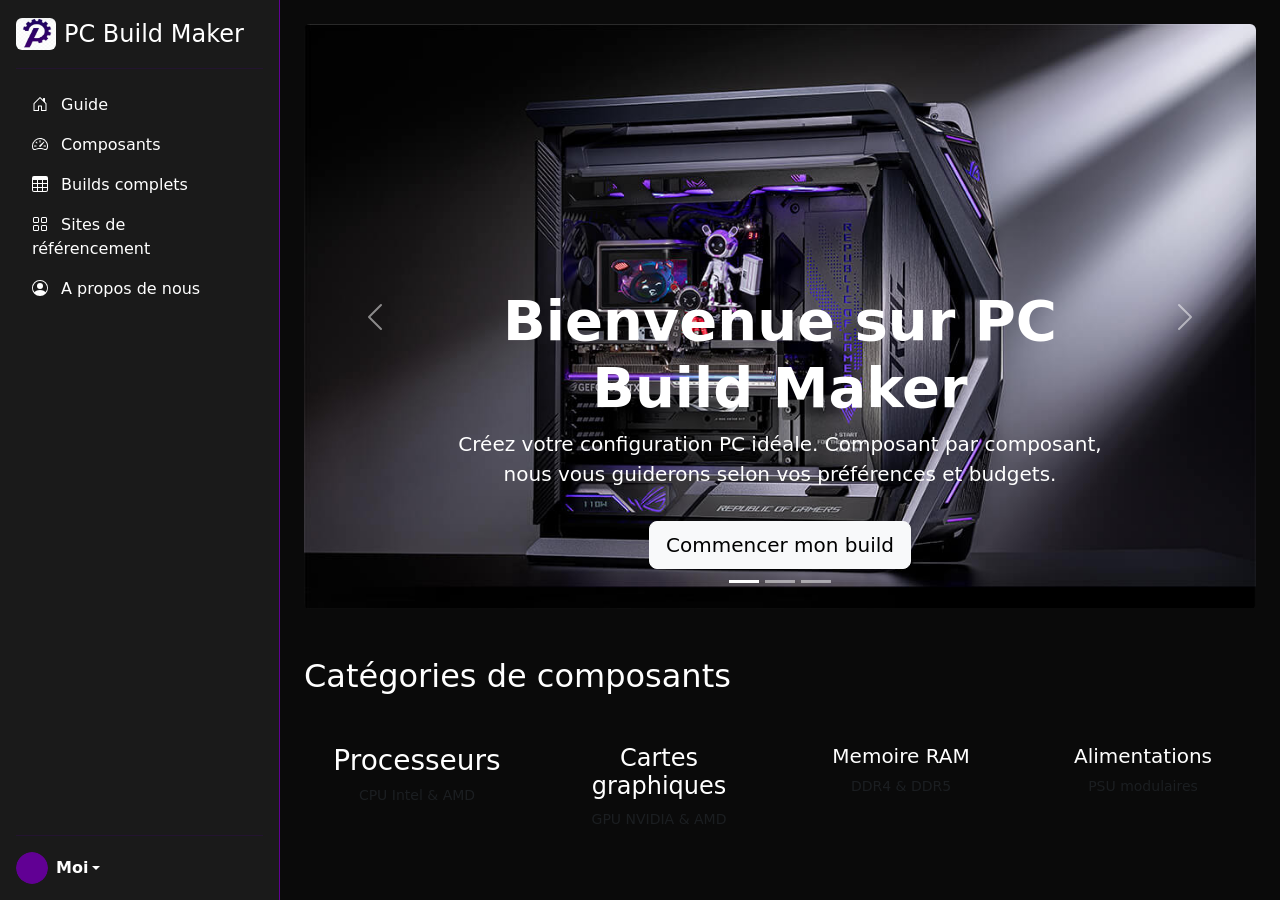
<file: index.html>
<!DOCTYPE html>
<html lang="fr">
<head>
    <meta charset="UTF-8">
    <meta name="viewport" content="width=device-width, initial-scale=1">
    <title>PCBuild Maker - Page d'accueil</title>
    <link rel="stylesheet" href="./css/index.css">
    <link href="https://cdn.jsdelivr.net/npm/bootstrap@5.2.1/dist/css/bootstrap.min.css" rel="stylesheet" integrity="sha384-iYQeCzEYFbKjA/T2uDLTpkwGzCiq6soy8tYaI1GyVh/UjpbCx/TYkiZhlZB6+fzT" crossorigin="anonymous">
    <link rel="icon" href="assets/images/logo.png" type="image/png">
</head>
<body>
    <svg xmlns="http://www.w3.org/2000/svg" style="display: none;">
        <symbol id="home" viewBox="0 0 16 16">
            <path d="M8.354 1.146a.5.5 0 0 0-.708 0l-6 6A.5.5 0 0 0 1.5 7.5v7a.5.5 0 0 0 .5.5h4.5a.5.5 0 0 0 .5-.5v-4h2v4a.5.5 0 0 0 .5.5H14a.5.5 0 0 0 .5-.5v-7a.5.5 0 0 0-.146-.354L13 5.793V2.5a.5.5 0 0 0-.5-.5h-1a.5.5 0 0 0-.5.5v1.293L8.354 1.146zM2.5 14V7.707l5.5-5.5 5.5 5.5V14H10v-4a.5.5 0 0 0-.5-.5h-3a.5.5 0 0 0-.5.5v4H2.5z"/>
        </symbol>
        <symbol id="speedometer2" viewBox="0 0 16 16">
            <path d="M8 4a.5.5 0 0 1 .5.5V6a.5.5 0 0 1-1 0V4.5A.5.5 0 0 1 8 4zM3.732 5.732a.5.5 0 0 1 .707 0l.915.914a.5.5 0 1 1-.708.708l-.914-.915a.5.5 0 0 1 0-.707zM2 10a.5.5 0 0 1 .5-.5h1.586a.5.5 0 0 1 0 1H2.5A.5.5 0 0 1 2 10zm9.5 0a.5.5 0 0 1 .5-.5h1.5a.5.5 0 0 1 0 1H12a.5.5 0 0 1-.5-.5zm.754-4.246a.389.389 0 0 0-.527-.02L7.547 9.31a.91.91 0 1 0 1.302 1.258l3.434-4.297a.389.389 0 0 0-.029-.518z"/>
            <path fill-rule="evenodd" d="M0 10a8 8 0 1 1 15.547 2.661c-.442 1.253-1.845 1.602-2.932 1.25C11.309 13.488 9.475 13 8 13c-1.474 0-3.31.488-4.615.911-1.087.352-2.49.003-2.932-1.25A7.988 7.988 0 0 1 0 10zm8-7a7 7 0 0 0-6.603 9.329c.203.575.923.876 1.68.63C4.397 12.533 6.358 12 8 12s3.604.532 4.923.96c.757.245 1.477-.056 1.68-.631A7 7 0 0 0 8 3z"/>
        </symbol>
        <symbol id="table" viewBox="0 0 16 16">
            <path d="M0 2a2 2 0 0 1 2-2h12a2 2 0 0 1 2 2v12a2 2 0 0 1-2 2H2a2 2 0 0 1-2-2V2zm15 2h-4v3h4V4zm0 4h-4v3h4V8zm0 4h-4v3h3a1 1 0 0 0 1-1v-2zm-5 3v-3H6v3h4zm-5 0v-3H1v2a1 1 0 0 0 1 1h3zm-4-4h4V8H1v3zm0-4h4V4H1v3zm5-3v3h4V4H6zm4 4H6v3h4V8z"/>
        </symbol>
        <symbol id="people-circle" viewBox="0 0 16 16">
            <path d="M11 6a3 3 0 1 1-6 0 3 3 0 0 1 6 0z"/>
            <path fill-rule="evenodd" d="M0 8a8 8 0 1 1 16 0A8 8 0 0 1 0 8zm8-7a7 7 0 0 0-5.468 11.37C3.242 11.226 4.805 10 8 10s4.757 1.225 5.468 2.37A7 7 0 0 0 8 1z"/>
        </symbol>
        <symbol id="grid" viewBox="0 0 16 16">
            <path d="M1 2.5A1.5 1.5 0 0 1 2.5 1h3A1.5 1.5 0 0 1 7 2.5v3A1.5 1.5 0 0 1 5.5 7h-3A1.5 1.5 0 0 1 1 5.5v-3zM2.5 2a.5.5 0 0 0-.5.5v3a.5.5 0 0 0 .5.5h3a.5.5 0 0 0 .5-.5v-3a.5.5 0 0 0-.5-.5h-3zm6.5.5A1.5 1.5 0 0 1 10.5 1h3A1.5 1.5 0 0 1 15 2.5v3A1.5 1.5 0 0 1 13.5 7h-3A1.5 1.5 0 0 1 9 5.5v-3zm1.5-.5a.5.5 0 0 0-.5.5v3a.5.5 0 0 0 .5.5h3a.5.5 0 0 0 .5-.5v-3a.5.5 0 0 0-.5-.5h-3zM1 10.5A1.5 1.5 0 0 1 2.5 9h3A1.5 1.5 0 0 1 7 10.5v3A1.5 1.5 0 0 1 5.5 15h-3A1.5 1.5 0 0 1 1 13.5v-3zm1.5-.5a.5.5 0 0 0-.5.5v3a.5.5 0 0 0 .5.5h3a.5.5 0 0 0 .5-.5v-3a.5.5 0 0 0-.5-.5h-3zm6.5.5A1.5 1.5 0 0 1 10.5 9h3a1.5 1.5 0 0 1 1.5 1.5v3a1.5 1.5 0 0 1-1.5 1.5h-3A1.5 1.5 0 0 1 9 13.5v-3zm1.5-.5a.5.5 0 0 0-.5.5v3a.5.5 0 0 0 .5.5h3a.5.5 0 0 0 .5-.5v-3a.5.5 0 0 0-.5-.5h-3z"/>
        </symbol>
    </svg>

    <main class="d-flex flex-nowrap">
        <!-- Sidebar -->
        <div class="sidebar d-flex flex-column flex-shrink-0 p-3" style="width: 280px;">
            <a href="./index.html" class="d-flex align-items-center mb-3 mb-md-0 me-md-auto text-white text-decoration-none">
                <img src="./assets/images/logo.png" alt="Logo PC Build Maker" width="40" height="32" class="me-2 rounded">
                <span class="fs-4">PC Build Maker</span>
            </a>
            <hr>
            <ul class="nav nav-pills flex-column mb-auto">
                <li class="nav-item">
                    <a href="./pages/guide.html" class="nav-link" aria-current="page">
                        <svg class="bi pe-none me-2" width="16" height="16"><use xlink:href="#home"/></svg>
                        Guide
                    </a>
                </li>
                <li>
                    <a href="./pages/composants.html" class="nav-link">
                        <svg class="bi pe-none me-2" width="16" height="16"><use xlink:href="#speedometer2"/></svg>
                        Composants
                    </a>
                </li>
                <li>
                    <a href="./pages/builds.html" class="nav-link">
                        <svg class="bi pe-none me-2" width="16" height="16"><use xlink:href="#table"/></svg>
                        Builds complets
                    </a>
                </li>
                <li>
                    <a href="./pages/siteref.html" class="nav-link">
                        <svg class="bi pe-none me-2" width="16" height="16"><use xlink:href="#grid"/></svg>
                        Sites de référencement
                    </a>
                </li>
                <li>
                    <a href="./pages/Apropos.html" class="nav-link">
                        <svg class="bi pe-none me-2" width="16" height="16"><use xlink:href="#people-circle"/></svg>
                        A propos de nous
                    </a>
                </li>
            </ul>
            <hr>
            <div class="dropdown">
                <a href="#" class="d-flex align-items-center text-white text-decoration-none dropdown-toggle" data-bs-toggle="dropdown" aria-expanded="false">
                    <svg width="32" height="32" class="rounded-circle me-2" style="fill: #610094;">
                        <rect width="32" height="32" rx="16"/>
                    </svg>
                    <strong>Moi</strong>
                </a>
                <ul class="dropdown-menu text-small shadow">
                    <li><a class="dropdown-item" href="#">Nouveau projet...</a></li>
                    <li><a class="dropdown-item" href="#">Paramètres</a></li>
                    <li><a class="dropdown-item" href="#">Profil</a></li>
                    <li><hr class="dropdown-divider"></li>
                    <li><a class="dropdown-item" href="#">Se déconnecter</a></li>
                </ul>
            </div>
        </div>
        
         <div class="flex-grow-1 p-4 scrollarea">
             
            <div id="heroCarousel" class="carousel slide mb-5" data-bs-ride="carousel">
                <div class="carousel-indicators">
                    <button type="button" data-bs-target="#heroCarousel" data-bs-slide-to="0" class="active" aria-current="true" aria-label="Slide 1"></button>
                    <button type="button" data-bs-target="#heroCarousel" data-bs-slide-to="1" aria-label="Slide 2"></button>
                    <button type="button" data-bs-target="#heroCarousel" data-bs-slide-to="2" aria-label="Slide 3"></button>
                </div>
                <div class="carousel-inner rounded">
                    <div class="carousel-item active">
                        <img src="assets/images/pc1.jpg" alt="PC Gaming Setup" class="d-block w-100">
                        <div class="carousel-caption">
                            <h1 class="display-4 fw-bold">Bienvenue sur PC Build Maker</h1>
                            <p class="lead">Créez votre configuration PC idéale. Composant par composant, nous vous guiderons selon vos préférences et budgets.</p>
                            <a href="./pages/composants.html" class="btn btn-light btn-lg mt-3">Commencer mon build</a>
                        </div>
                    </div>
                    <div class="carousel-item">
                        <img src="assets/images/pc2.avif" alt="Gaming PC" class="d-block w-100">
                        <div class="carousel-caption">
                            <h1 class="display-4 fw-bold">Gaming Haute Performance</h1>
                            <p class="lead">Découvrez nos configurations optimisées pour le gaming en 1440p et 4K avec les derniers composants.</p>
                             <a href="./pages/builds.html" class="btn btn-light btn-lg mt-3">Voir les builds gaming</a>
                        </div>
                    </div>
                    <div class="carousel-item">
                        <img src="assets/images/pc3.jpg" alt="PC Components" class="d-block w-100">
                        <div class="carousel-caption">
                            <h1 class="display-4 fw-bold">Guides et Conseils</h1>
                            <p class="lead">Profitez de nos guides détaillés pour comprendre chaque composant et faire les meilleurs choix.</p>
                             <a href="./pages/guide.html" class="btn btn-light btn-lg mt-3">Accéder au guide</a>
                        </div>
                    </div>
                </div>
                <button class="carousel-control-prev" type="button" data-bs-target="#heroCarousel" data-bs-slide="prev">
                    <span class="carousel-control-prev-icon" aria-hidden="true"></span>
                    <span class="visually-hidden">Precedent</span>
                </button>
                <button class="carousel-control-next" type="button" data-bs-target="#heroCarousel" data-bs-slide="next">
                    <span class="carousel-control-next-icon" aria-hidden="true"></span>
                    <span class="visually-hidden">Suivant</span>
                </button>
            </div>

            
            <div class="mb-5">
                <h2 class="mb-4">Catégories de composants</h2>
                <div class="row g-3">
                    <div class="col-md-3">
                        <div class="component-card p-4 rounded text-center">
                            <h3>Processeurs</h3>
                            <p class="small text-muted mb-0">CPU Intel & AMD</p>
                        </div>
                    </div>
                    <div class="col-md-3">
                        <div class="component-card p-4 rounded text-center">
                            <h4>Cartes graphiques</h4>
                            <p class="small text-muted mb-0">GPU NVIDIA & AMD</p>
                        </div>
                    </div>
                    <div class="col-md-3">
                        <div class="component-card p-4 rounded text-center">
                            <h5>Memoire RAM</h5>
                            <p class="small text-muted mb-0">DDR4 & DDR5</p>
                        </div>
                    </div>
                    <div class="col-md-3">
                        <div class="component-card p-4 rounded text-center">
                            <h5>Alimentations</h5>
                            <p class="small text-muted mb-0">PSU modulaires</p>
                        </div>
                    </div>
                </div>
            </div>

            <!-- Les recommendations -->
            <div class="mb-5">
                <h2 class="mb-4">Builds recommandés</h2>
                <div class="row g-4">
                    <div class="col-md-4">
                        <div class="card">
                            <div class="card-header">
                                Build Gaming 1080p
                            </div>
                            <div class="card-body">
                                <div class="mb-2">
                                    <span class="badge bg-success">Gaming</span>
                                    <span class="badge bg-info">Budget</span>
                                </div>
                                <ul class="list-unstyled small">
                                    <li>AMD Ryzen 5 7600</li>
                                    <li>RTX 4060 Ti</li>
                                    <li>16GB DDR5</li>
                                    <li>1TB NVMe SSD</li>
                                </ul>
                                <div class="d-flex justify-content-between align-items-center mt-3">
                                    <span class="price-tag">899 euros</span>
                                    <button class="btn btn-primary btn-sm">Voir détails</button>
                                </div>
                            </div>
                        </div>
                    </div>

                    <div class="col-md-4">
                        <div class="card">
                            <div class="card-header">
                                Build Gaming 1440p
                            </div>
                            <div class="card-body">
                                <div class="mb-2">
                                    <span class="badge bg-success">Gaming</span>
                                    <span class="badge bg-warning">Performance</span>
                                </div>
                                <ul class="list-unstyled small">
                                    <li>AMD Ryzen 7 7800X3D</li>
                                    <li>RTX 4070 Ti Super</li>
                                    <li>32GB DDR5</li>
                                    <li>2TB NVMe SSD</li>
                                </ul>
                                <div class="d-flex justify-content-between align-items-center mt-3">
                                    <span class="price-tag">1649 euros</span>
                                    <button class="btn btn-primary btn-sm">Voir détails</button>
                                </div>
                            </div>
                        </div>
                    </div>

                    <div class="col-md-4">
                        <div class="card">
                            <div class="card-header">
                                Build Bureautique
                            </div>
                            <div class="card-body">
                                <div class="mb-2">
                                    <span class="badge bg-secondary">Office</span>
                                    <span class="badge bg-info">Budget</span>
                                </div>
                                <ul class="list-unstyled small">
                                    <li>Intel i5-13400F</li>
                                    <li>Intel UHD 730</li>
                                    <li>16GB DDR4</li>
                                    <li>512GB SSD</li>
                                </ul>
                                <div class="d-flex justify-content-between align-items-center mt-3">
                                    <span class="price-tag">549 euros</span>
                                    <button class="btn btn-primary btn-sm">Voir détails</button>
                                </div>
                            </div>
                        </div>
                    </div>
                </div>
            </div>

            <!-- Le guide en bas de page -->
            <div>
                <h2 class="mb-4">Guide débutant</h2>
                <div class="card">
                    <div class="card-body">
                        <h3 class="card-title">Comprendre les composants essentiels</h3>
                        <p class="card-text">Découvrez le rôle de chaque composant pour bien démarrer dans l'assemblage de votre PC.</p>
                        <div class="row g-3 mt-3">
                            <div class="col-md-6">
                                <h4>Le processeur (CPU)</h4>
                                <p class="small text-muted">Le cerveau de votre PC, responsable de tous les calculs.</p>
                            </div>
                            <div class="col-md-6">
                                <h4>La carte graphique (GPU)</h4>
                                <p class="small text-muted">Gere l'affichage et les performances en jeu.</p>
                            </div>
                            <div class="col-md-6">
                                <h5>La memoire RAM</h5>
                                <p class="small text-muted">Stockage temporaire rapide pour vos applications.</p>
                            </div>
                            <div class="col-md-6">
                                <h5>La carte mere</h5>
                                <p class="small text-muted">Connecte tous les composants entre eux.</p>
                            </div>
                        </div>
                        <button class="btn btn-primary mt-4">Lire le guide complet</button>
                    </div>
                </div>
            </div>
        </div>
    </main>

    <script src="https://cdn.jsdelivr.net/npm/bootstrap@5.2.1/dist/js/bootstrap.bundle.min.js" integrity="sha384-u1OknCvxWvY5kfmNBILK2hRnQC3Pr17a+RTT6rIHI7NnikvbZlHgTPOOmMi466C8" crossorigin="anonymous"></script>
</body>
</html>
</file>
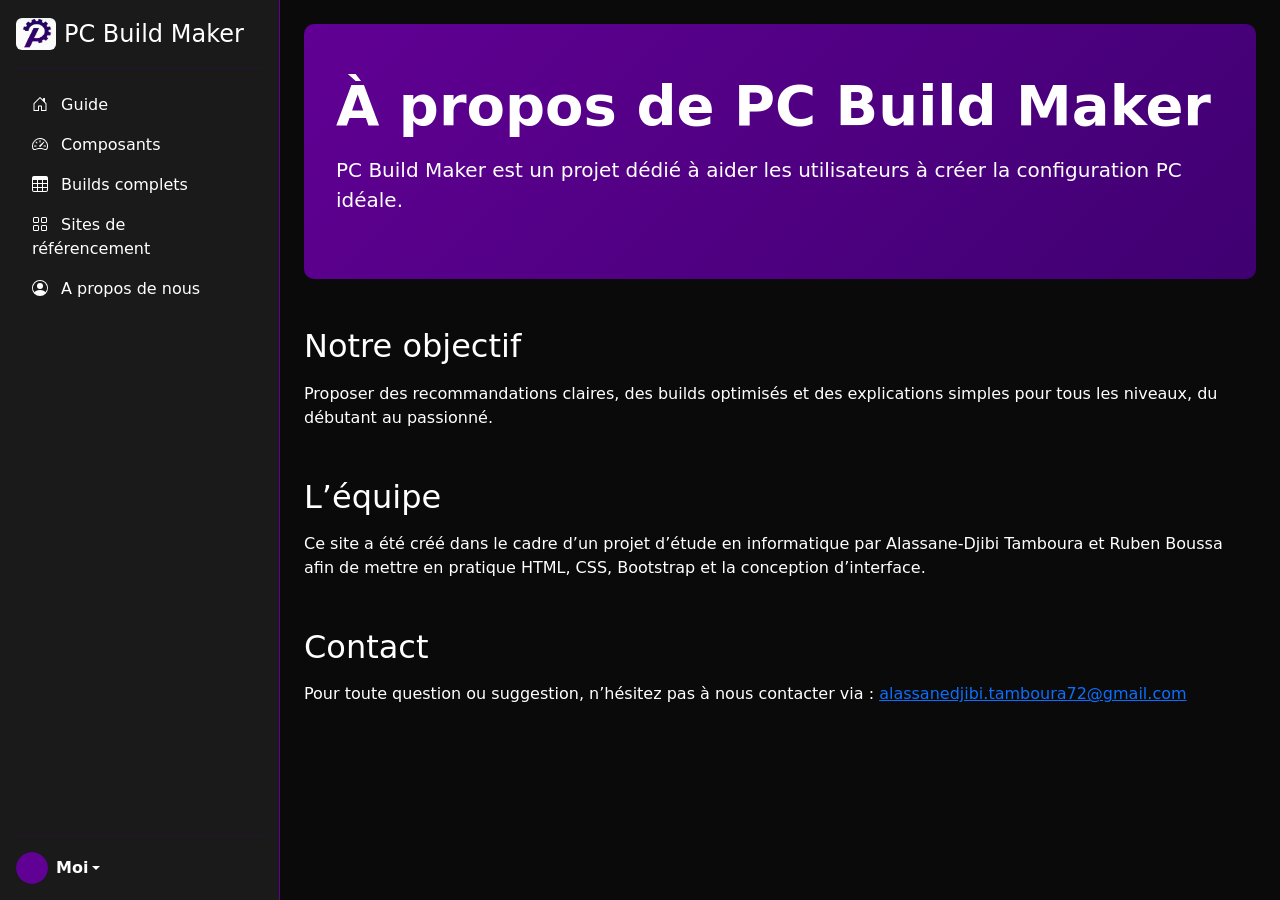
<file: pages/Apropos.html>
<!DOCTYPE html>
<html lang="fr">
<head>
    <meta charset="UTF-8">
    <meta name="viewport" content="width=device-width, initial-scale=1">
    <title>À propos de nous - PC Build Maker</title>
    <link rel="stylesheet" href="../css/index.css">
    <link href="https://cdn.jsdelivr.net/npm/bootstrap@5.2.1/dist/css/bootstrap.min.css" rel="stylesheet" integrity="sha384-iYQeCzEYFbKjA/T2uDLTpkwGzCiq6soy8tYaI1GyVh/UjpbCx/TYkiZhlZB6+fzT" crossorigin="anonymous">
    <link rel="icon" href="../assets/images/logo.png" type="image/png">
</head>
<body>
    <svg xmlns="http://www.w3.org/2000/svg" style="display: none;">
        <symbol id="home" viewBox="0 0 16 16">
            <path d="M8.354 1.146a.5.5 0 0 0-.708 0l-6 6A.5.5 0 0 0 1.5 7.5v7a.5.5 0 0 0 .5.5h4.5a.5.5 0 0 0 .5-.5v-4h2v4a.5.5 0 0 0 .5.5H14a.5.5 0 0 0 .5-.5v-7a.5.5 0 0 0-.146-.354L13 5.793V2.5a.5.5 0 0 0-.5-.5h-1a.5.5 0 0 0-.5.5v1.293L8.354 1.146zM2.5 14V7.707l5.5-5.5 5.5 5.5V14H10v-4a.5.5 0 0 0-.5-.5h-3a.5.5 0 0 0-.5.5v4H2.5z"/>
        </symbol>
        <symbol id="speedometer2" viewBox="0 0 16 16">
            <path d="M8 4a.5.5 0 0 1 .5.5V6a.5.5 0 0 1-1 0V4.5A.5.5 0 0 1 8 4zM3.732 5.732a.5.5 0 0 1 .707 0l.915.914a.5.5 0 1 1-.708.708l-.914-.915a.5.5 0 0 1 0-.707zM2 10a.5.5 0 0 1 .5-.5h1.586a.5.5 0 0 1 0 1H2.5A.5.5 0 0 1 2 10zm9.5 0a.5.5 0 0 1 .5-.5h1.5a.5.5 0 0 1 0 1H12a.5.5 0 0 1-.5-.5zm.754-4.246a.389.389 0 0 0-.527-.02L7.547 9.31a.91.91 0 1 0 1.302 1.258l3.434-4.297a.389.389 0 0 0-.029-.518z"/>
            <path fill-rule="evenodd" d="M0 10a8 8 0 1 1 15.547 2.661c-.442 1.253-1.845 1.602-2.932 1.25C11.309 13.488 9.475 13 8 13c-1.474 0-3.31.488-4.615.911-1.087.352-2.49.003-2.932-1.25A7.988 7.988 0 0 1 0 10zm8-7a7 7 0 0 0-6.603 9.329c.203.575.923.876 1.68.63C4.397 12.533 6.358 12 8 12s3.604.532 4.923.96c.757.245 1.477-.056 1.68-.631A7 7 0 0 0 8 3z"/>
        </symbol>
        <symbol id="table" viewBox="0 0 16 16">
            <path d="M0 2a2 2 0 0 1 2-2h12a2 2 0 0 1 2 2v12a2 2 0 0 1-2 2H2a2 2 0 0 1-2-2V2zm15 2h-4v3h4V4zm0 4h-4v3h4V8zm0 4h-4v3h3a1 1 0 0 0 1-1v-2zm-5 3v-3H6v3h4zm-5 0v-3H1v2a1 1 0 0 0 1 1h3zm-4-4h4V8H1v3zm0-4h4V4H1v3zm5-3v3h4V4H6zm4 4H6v3h4V8z"/>
        </symbol>
        <symbol id="people-circle" viewBox="0 0 16 16">
            <path d="M11 6a3 3 0 1 1-6 0 3 3 0 0 1 6 0z"/>
            <path fill-rule="evenodd" d="M0 8a8 8 0 1 1 16 0A8 8 0 0 1 0 8zm8-7a7 7 0 0 0-5.468 11.37C3.242 11.226 4.805 10 8 10s4.757 1.225 5.468 2.37A7 7 0 0 0 8 1z"/>
        </symbol>
        <symbol id="grid" viewBox="0 0 16 16">
            <path d="M1 2.5A1.5 1.5 0 0 1 2.5 1h3A1.5 1.5 0 0 1 7 2.5v3A1.5 1.5 0 0 1 5.5 7h-3A1.5 1.5 0 0 1 1 5.5v-3zM2.5 2a.5.5 0 0 0-.5.5v3a.5.5 0 0 0 .5.5h3a.5.5 0 0 0 .5-.5v-3a.5.5 0 0 0-.5-.5h-3zm6.5.5A1.5 1.5 0 0 1 10.5 1h3A1.5 1.5 0 0 1 15 2.5v3A1.5 1.5 0 0 1 13.5 7h-3A1.5 1.5 0 0 1 9 5.5v-3zm1.5-.5a.5.5 0 0 0-.5.5v3a.5.5 0 0 0 .5.5h3a.5.5 0 0 0 .5-.5v-3a.5.5 0 0 0-.5-.5h-3zM1 10.5A1.5 1.5 0 0 1 2.5 9h3A1.5 1.5 0 0 1 7 10.5v3A1.5 1.5 0 0 1 5.5 15h-3A1.5 1.5 0 0 1 1 13.5v-3zm1.5-.5a.5.5 0 0 0-.5.5v3a.5.5 0 0 0 .5.5h3a.5.5 0 0 0 .5-.5v-3a.5.5 0 0 0-.5-.5h-3zm6.5.5A1.5 1.5 0 0 1 10.5 9h3a1.5 1.5 0 0 1 1.5 1.5v3a1.5 1.5 0 0 1-1.5 1.5h-3A1.5 1.5 0 0 1 9 13.5v-3zm1.5-.5a.5.5 0 0 0-.5.5v3a.5.5 0 0 0 .5.5h3a.5.5 0 0 0 .5-.5v-3a.5.5 0 0 0-.5-.5h-3z"/>
        </symbol>
    </svg>
    <main class="d-flex flex-nowrap">
        <div class="sidebar d-flex flex-column flex-shrink-0 p-3" style="width: 280px;">
            <a href="../index.html" class="d-flex align-items-center mb-3 mb-md-0 me-md-auto text-white text-decoration-none">
                <img src="../assets/images/logo.png" alt="Logo PC Build Maker" width="40" height="32" class="me-2 rounded">
                <span class="fs-4">PC Build Maker</span>
            </a>
            <hr>
            <ul class="nav nav-pills flex-column mb-auto">
                <li class="nav-item">
                    <a href="./guide.html" class="nav-link" aria-current="page">
                        <svg class="bi pe-none me-2" width="16" height="16"><use xlink:href="#home"/></svg>
                        Guide
                    </a>
                </li>
                <li>
                    <a href="./composants.html" class="nav-link">
                        <svg class="bi pe-none me-2" width="16" height="16"><use xlink:href="#speedometer2"/></svg>
                        Composants
                    </a>
                </li>
                <li>
                    <a href="./builds.html" class="nav-link">
                        <svg class="bi pe-none me-2" width="16" height="16"><use xlink:href="#table"/></svg>
                        Builds complets
                    </a>
                </li>
                <li>
                    <a href="./siteref.html" class="nav-link">
                        <svg class="bi pe-none me-2" width="16" height="16"><use xlink:href="#grid"/></svg>
                        Sites de référencement
                    </a>
                </li>
                <li>
                    <a href="./Apropos.html" class="nav-link">
                        <svg class="bi pe-none me-2" width="16" height="16"><use xlink:href="#people-circle"/></svg>
                        A propos de nous
                    </a>
                </li>
            </ul>
            <hr>
            <div class="dropdown">
                <a href="#" class="d-flex align-items-center text-white text-decoration-none dropdown-toggle" data-bs-toggle="dropdown" aria-expanded="false">
                    <svg width="32" height="32" class="rounded-circle me-2" style="fill: #610094;">
                        <rect width="32" height="32" rx="16"/>
                    </svg>
                    <strong>Moi</strong>
                </a>
                <ul class="dropdown-menu text-small shadow">
                    <li><a class="dropdown-item" href="#">Nouveau projet...</a></li>
                    <li><a class="dropdown-item" href="#">Paramètres</a></li>
                    <li><a class="dropdown-item" href="#">Profil</a></li>
                    <li><hr class="dropdown-divider"></li>
                    <li><a class="dropdown-item" href="#">Se déconnecter</a></li>
                </ul>
            </div>
        </div>

        <div class="flex-grow-1 p-4 scrollarea">
            <section class="hero-section mb-5">
            <h1 class="display-4 fw-bold mb-3">À propos de PC Build Maker</h1>
                <p class="lead">
                    PC Build Maker est un projet dédié à aider les utilisateurs à créer la configuration PC idéale.
                </p>
            </section>

            <section class="mb-5">
                <h2 class="mb-3">Notre objectif</h2>
                <p>
                    Proposer des recommandations claires, des builds optimisés et des explications simples
                    pour tous les niveaux, du débutant au passionné.
                </p>
            </section>

            <section class="mb-5">
                <h2 class="mb-3">L’équipe</h2>
                <p>
                    Ce site a été créé dans le cadre d’un projet d’étude en informatique par Alassane-Djibi Tamboura et Ruben Boussa afin de mettre en pratique
                    HTML, CSS, Bootstrap et la conception d’interface.
                </p>
            </section>
            <section class="mb-5">
                <h2 class="mb-3">Contact</h2>
                <p>
                    Pour toute question ou suggestion, n’hésitez pas à nous contacter via :
                    <a href="mailto:alassanedjibi.tamboura72@gmail.com?subject=Contact PCBuild Maker&body=Bonjour,J'ai une question concernant votre site...Merci !">alassanedjibi.tamboura72@gmail.com</a> 
                </p>
            </section>
        </div>
    </main>
    <script src="https://cdn.jsdelivr.net/npm/bootstrap@5.2.1/dist/js/bootstrap.bundle.min.js"></script>
</body>
</html>
</file>
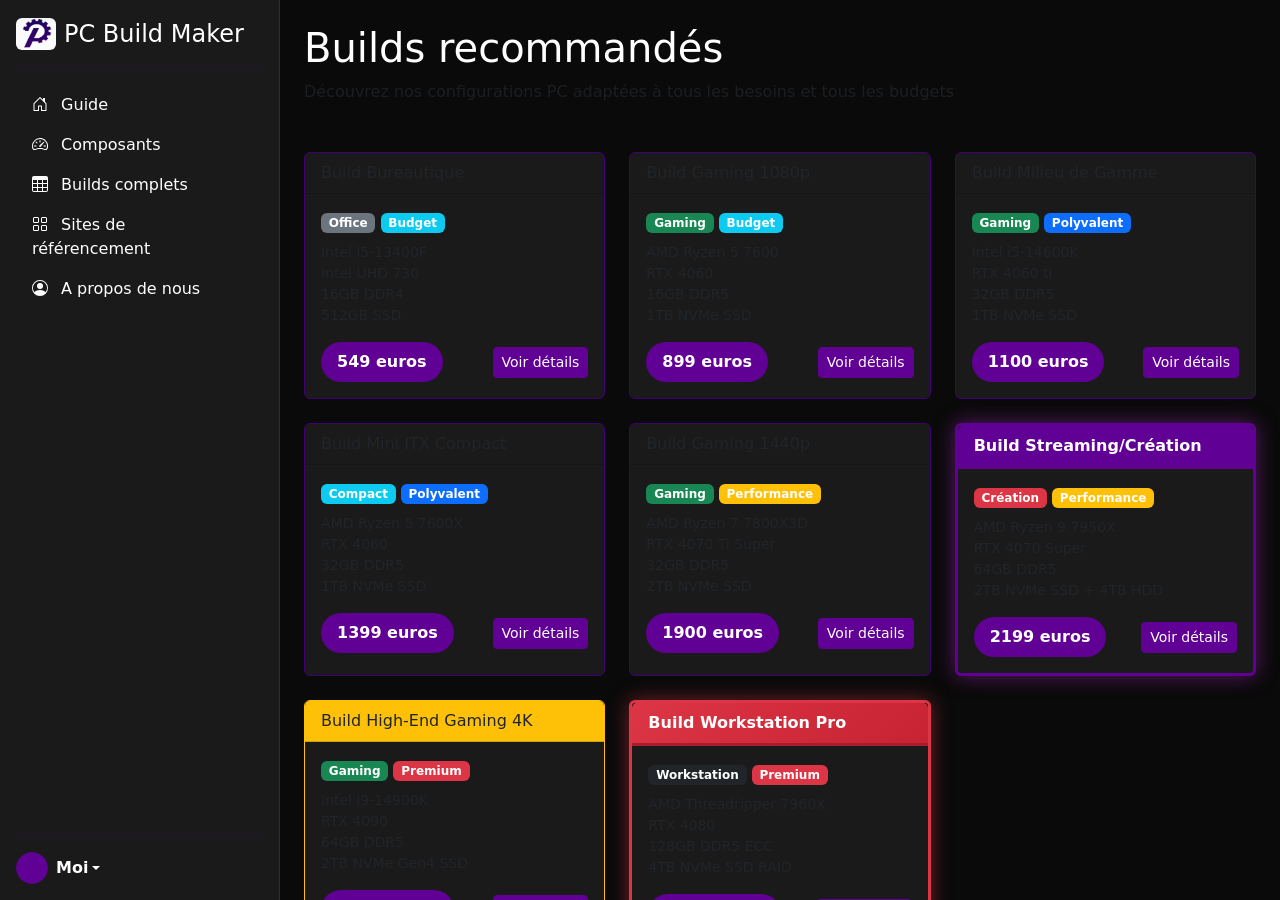
<file: pages/builds.html>
<!DOCTYPE html>
<html lang="fr">
<head>
    <meta charset="UTF-8">
    <meta name="viewport" content="width=device-width, initial-scale=1.0">
    <title>PCBuild Maker - Recommendations</title>
    <link rel="stylesheet" href="../css/index.css">
    <link href="https://cdn.jsdelivr.net/npm/bootstrap@5.2.1/dist/css/bootstrap.min.css" rel="stylesheet" integrity="sha384-iYQeCzEYFbKjA/T2uDLTpkwGzCiq6soy8tYaI1GyVh/UjpbCx/TYkiZhlZB6+fzT" crossorigin="anonymous">
    <link rel="icon" href="../assets/images/logo.png" type="image/png">
</head>
<body>
    <svg xmlns="http://www.w3.org/2000/svg" style="display: none;">
        <symbol id="home" viewBox="0 0 16 16">
            <path d="M8.354 1.146a.5.5 0 0 0-.708 0l-6 6A.5.5 0 0 0 1.5 7.5v7a.5.5 0 0 0 .5.5h4.5a.5.5 0 0 0 .5-.5v-4h2v4a.5.5 0 0 0 .5.5H14a.5.5 0 0 0 .5-.5v-7a.5.5 0 0 0-.146-.354L13 5.793V2.5a.5.5 0 0 0-.5-.5h-1a.5.5 0 0 0-.5.5v1.293L8.354 1.146zM2.5 14V7.707l5.5-5.5 5.5 5.5V14H10v-4a.5.5 0 0 0-.5-.5h-3a.5.5 0 0 0-.5.5v4H2.5z"/>
        </symbol>
        <symbol id="speedometer2" viewBox="0 0 16 16">
            <path d="M8 4a.5.5 0 0 1 .5.5V6a.5.5 0 0 1-1 0V4.5A.5.5 0 0 1 8 4zM3.732 5.732a.5.5 0 0 1 .707 0l.915.914a.5.5 0 1 1-.708.708l-.914-.915a.5.5 0 0 1 0-.707zM2 10a.5.5 0 0 1 .5-.5h1.586a.5.5 0 0 1 0 1H2.5A.5.5 0 0 1 2 10zm9.5 0a.5.5 0 0 1 .5-.5h1.5a.5.5 0 0 1 0 1H12a.5.5 0 0 1-.5-.5zm.754-4.246a.389.389 0 0 0-.527-.02L7.547 9.31a.91.91 0 1 0 1.302 1.258l3.434-4.297a.389.389 0 0 0-.029-.518z"/>
            <path fill-rule="evenodd" d="M0 10a8 8 0 1 1 15.547 2.661c-.442 1.253-1.845 1.602-2.932 1.25C11.309 13.488 9.475 13 8 13c-1.474 0-3.31.488-4.615.911-1.087.352-2.49.003-2.932-1.25A7.988 7.988 0 0 1 0 10zm8-7a7 7 0 0 0-6.603 9.329c.203.575.923.876 1.68.63C4.397 12.533 6.358 12 8 12s3.604.532 4.923.96c.757.245 1.477-.056 1.68-.631A7 7 0 0 0 8 3z"/>
        </symbol>
        <symbol id="table" viewBox="0 0 16 16">
            <path d="M0 2a2 2 0 0 1 2-2h12a2 2 0 0 1 2 2v12a2 2 0 0 1-2 2H2a2 2 0 0 1-2-2V2zm15 2h-4v3h4V4zm0 4h-4v3h4V8zm0 4h-4v3h3a1 1 0 0 0 1-1v-2zm-5 3v-3H6v3h4zm-5 0v-3H1v2a1 1 0 0 0 1 1h3zm-4-4h4V8H1v3zm0-4h4V4H1v3zm5-3v3h4V4H6zm4 4H6v3h4V8z"/>
        </symbol>
        <symbol id="people-circle" viewBox="0 0 16 16">
            <path d="M11 6a3 3 0 1 1-6 0 3 3 0 0 1 6 0z"/>
            <path fill-rule="evenodd" d="M0 8a8 8 0 1 1 16 0A8 8 0 0 1 0 8zm8-7a7 7 0 0 0-5.468 11.37C3.242 11.226 4.805 10 8 10s4.757 1.225 5.468 2.37A7 7 0 0 0 8 1z"/>
        </symbol>
        <symbol id="grid" viewBox="0 0 16 16">
            <path d="M1 2.5A1.5 1.5 0 0 1 2.5 1h3A1.5 1.5 0 0 1 7 2.5v3A1.5 1.5 0 0 1 5.5 7h-3A1.5 1.5 0 0 1 1 5.5v-3zM2.5 2a.5.5 0 0 0-.5.5v3a.5.5 0 0 0 .5.5h3a.5.5 0 0 0 .5-.5v-3a.5.5 0 0 0-.5-.5h-3zm6.5.5A1.5 1.5 0 0 1 10.5 1h3A1.5 1.5 0 0 1 15 2.5v3A1.5 1.5 0 0 1 13.5 7h-3A1.5 1.5 0 0 1 9 5.5v-3zm1.5-.5a.5.5 0 0 0-.5.5v3a.5.5 0 0 0 .5.5h3a.5.5 0 0 0 .5-.5v-3a.5.5 0 0 0-.5-.5h-3zM1 10.5A1.5 1.5 0 0 1 2.5 9h3A1.5 1.5 0 0 1 7 10.5v3A1.5 1.5 0 0 1 5.5 15h-3A1.5 1.5 0 0 1 1 13.5v-3zm1.5-.5a.5.5 0 0 0-.5.5v3a.5.5 0 0 0 .5.5h3a.5.5 0 0 0 .5-.5v-3a.5.5 0 0 0-.5-.5h-3zm6.5.5A1.5 1.5 0 0 1 10.5 9h3a1.5 1.5 0 0 1 1.5 1.5v3a1.5 1.5 0 0 1-1.5 1.5h-3A1.5 1.5 0 0 1 9 13.5v-3zm1.5-.5a.5.5 0 0 0-.5.5v3a.5.5 0 0 0 .5.5h3a.5.5 0 0 0 .5-.5v-3a.5.5 0 0 0-.5-.5h-3z"/>
        </symbol>
    </svg>

     <main class="d-flex flex-nowrap">
        <!-- Sidebar -->
        <div class="sidebar d-flex flex-column flex-shrink-0 p-3" style="width: 280px;">
            <a href="../index.html" class="d-flex align-items-center mb-3 mb-md-0 me-md-auto text-white text-decoration-none">
                <img src="../assets/images/logo.png" alt="Logo PC Build Maker" width="40" height="32" class="me-2 rounded">
                <span class="fs-4">PC Build Maker</span>
            </a>
            <hr>
            <ul class="nav nav-pills flex-column mb-auto">
                <li class="nav-item">
                    <a href="./guide.html" class="nav-link" aria-current="page">
                        <svg class="bi pe-none me-2" width="16" height="16"><use xlink:href="#home"/></svg>
                        Guide
                    </a>
                </li>
                <li>
                    <a href="./composants.html" class="nav-link">
                        <svg class="bi pe-none me-2" width="16" height="16"><use xlink:href="#speedometer2"/></svg>
                        Composants
                    </a>
                </li>
                <li>
                    <a href="builds.html" class="nav-link">
                        <svg class="bi pe-none me-2" width="16" height="16"><use xlink:href="#table"/></svg>
                        Builds complets
                    </a>
                </li>
                <li>
                    <a href="siteref.html" class="nav-link">
                        <svg class="bi pe-none me-2" width="16" height="16"><use xlink:href="#grid"/></svg>
                        Sites de référencement
                    </a>
                </li>
                <li>
                    <a href="Apropos.html" class="nav-link">
                        <svg class="bi pe-none me-2" width="16" height="16"><use xlink:href="#people-circle"/></svg>
                        A propos de nous
                    </a>
                </li>
            </ul>
            <hr>
            <div class="dropdown">
                <a href="#" class="d-flex align-items-center text-white text-decoration-none dropdown-toggle" data-bs-toggle="dropdown" aria-expanded="false">
                    <svg width="32" height="32" class="rounded-circle me-2" style="fill: #610094;">
                        <rect width="32" height="32" rx="16"/>
                    </svg>
                    <strong>Moi</strong>
                </a>
                <ul class="dropdown-menu text-small shadow">
                    <li><a class="dropdown-item" href="#">Nouveau projet...</a></li>
                    <li><a class="dropdown-item" href="#">Paramètres</a></li>
                    <li><a class="dropdown-item" href="#">Profil</a></li>
                    <li><hr class="dropdown-divider"></li>
                    <li><a class="dropdown-item" href="#">Se déconnecter</a></li>
                </ul>
            </div>
        </div>


         <!-- Contenu principal -->
        <div class="flex-grow-1 p-4 scrollarea">
            <div class="mb-5">
                <h1 class="mb-2">Builds recommandés</h1>
                <p class="text-muted">Découvrez nos configurations PC adaptées à tous les besoins et tous les budgets</p>
                <div class="row g-4 mt-4">
                     <!-- Build Bureautique -->
                    <div class="col-md-4">
                        <div class="card h-100">
                            <div class="card-header">
                                Build Bureautique
                            </div>
                            <div class="card-body">
                                <div class="mb-2">
                                    <span class="badge bg-secondary">Office</span>
                                    <span class="badge bg-info">Budget</span>
                                </div>
                                <ul class="list-unstyled small">
                                    <li>Intel i5-13400F</li>
                                    <li>Intel UHD 730</li>
                                    <li>16GB DDR4</li>
                                    <li>512GB SSD</li>
                                </ul>
                                <div class="d-flex justify-content-between align-items-center mt-3">
                                    <span class="prix">549 euros</span>
                                    <button class="btn btn-primary btn-sm">Voir détails</button>
                                </div>
                            </div>
                        </div>
                    </div>

                    <!-- Build Gaming 1080p -->
                    <div class="col-md-4">
                        <div class="card h-100">
                            <div class="card-header">
                                Build Gaming 1080p
                            </div>
                            <div class="card-body">
                                <div class="mb-2">
                                    <span class="badge bg-success">Gaming</span>
                                    <span class="badge bg-info">Budget</span>
                                </div>
                                <ul class="list-unstyled small">
                                    <li>AMD Ryzen 5 7600</li>
                                    <li>RTX 4060 </li>
                                    <li>16GB DDR5</li>
                                    <li>1TB NVMe SSD</li>
                                </ul>
                                <div class="d-flex justify-content-between align-items-center mt-3">
                                    <span class="prix">899 euros</span>
                                    <button class="btn btn-primary btn-sm">Voir détails</button>
                                </div>
                            </div>
                        </div>
                    </div>

                    <!-- Build Milieu de Gamme -->
                    <div class="col-md-4">
                        <div class="card h-100">
                            <div class="card-header">
                                Build Milieu de Gamme
                            </div>
                            <div class="card-body">
                                <div class="mb-2">
                                    <span class="badge bg-success">Gaming</span>
                                    <span class="badge bg-primary">Polyvalent</span>
                                </div>
                                <ul class="list-unstyled small">
                                    <li>Intel i5-14600K</li>
                                    <li>RTX 4060 ti</li>
                                    <li>32GB DDR5</li>
                                    <li>1TB NVMe SSD</li>
                                </ul>
                                <div class="d-flex justify-content-between align-items-center mt-3">
                                    <span class="prix">1100 euros</span>
                                    <button class="btn btn-primary btn-sm">Voir détails</button>
                                </div>
                            </div>
                        </div>
                    </div>

                    <!-- Build Mini ITX Compact -->
                    <div class="col-md-4">
                        <div class="card h-100">
                            <div class="card-header">
                                Build Mini ITX Compact
                            </div>
                            <div class="card-body">
                                <div class="mb-2">
                                    <span class="badge bg-info">Compact</span>
                                    <span class="badge bg-primary">Polyvalent</span>
                                </div>
                                <ul class="list-unstyled small">
                                    <li>AMD Ryzen 5 7600X</li>
                                    <li>RTX 4060</li>
                                    <li>32GB DDR5</li>
                                    <li>1TB NVMe SSD</li>
                                </ul>
                                <div class="d-flex justify-content-between align-items-center mt-3">
                                    <span class="prix">1399 euros</span>
                                    <button class="btn btn-primary btn-sm">Voir détails</button>
                                </div>
                            </div>
                        </div>
                    </div>

                    <!-- Build Gaming 1440p -->
                    <div class="col-md-4">
                        <div class="card h-100">
                            <div class="card-header">
                                Build Gaming 1440p
                            </div>
                            <div class="card-body">
                                <div class="mb-2">
                                    <span class="badge bg-success">Gaming</span>
                                    <span class="badge bg-warning">Performance</span>
                                </div>
                                <ul class="list-unstyled small">
                                    <li>AMD Ryzen 7 7800X3D</li>
                                    <li>RTX 4070 Ti Super</li>
                                    <li>32GB DDR5</li>
                                    <li>2TB NVMe SSD</li>
                                </ul>
                                <div class="d-flex justify-content-between align-items-center mt-3">
                                    <span class="prix">1900 euros</span>
                                    <button class="btn btn-primary btn-sm">Voir détails</button>
                                </div>
                            </div>
                        </div>
                    </div>

                    <!-- Build Streaming/Création -->
                    <div class="col-md-4">
                        <div class="card h-100 build-streamer">
                            <div class="card-header">
                                Build Streaming/Création
                            </div>
                            <div class="card-body">
                                <div class="mb-2">
                                    <span class="badge bg-danger">Création</span>
                                    <span class="badge bg-warning">Performance</span>
                                </div>
                                <ul class="list-unstyled small">
                                    <li>AMD Ryzen 9 7950X</li>
                                    <li>RTX 4070 Super</li>
                                    <li>64GB DDR5</li>
                                    <li>2TB NVMe SSD + 4TB HDD</li>
                                </ul>
                                <div class="d-flex justify-content-between align-items-center mt-3">
                                    <span class="prix">2199 euros</span>
                                    <button class="btn btn-primary btn-sm">Voir détails</button>
                                </div>
                            </div>
                        </div>
                    </div>

                    <!-- Build High-End Gaming -->
                    <div class="col-md-4">
                        <div class="card h-100 border-warning">
                            <div class="card-header bg-warning text-dark">
                                Build High-End Gaming 4K
                            </div>
                            <div class="card-body">
                                <div class="mb-2">
                                    <span class="badge bg-success">Gaming</span>
                                    <span class="badge bg-danger">Premium</span>
                                </div>
                                <ul class="list-unstyled small">
                                    <li>Intel i9-14900K</li>
                                    <li>RTX 4090</li>
                                    <li>64GB DDR5</li>
                                    <li>2TB NVMe Gen4 SSD</li>
                                </ul>
                                <div class="d-flex justify-content-between align-items-center mt-3">
                                    <span class="prix">3499 euros</span>
                                    <button class="btn btn-primary btn-sm">Voir détails</button>
                                </div>
                            </div>
                        </div>
                    </div>

                    <!-- Build Workstation Pro -->
                    <div class="col-md-4">
                        <div class="card h-100 border-red build-workstation-pro">
                            <div class="card-header">
                                Build Workstation Pro
                            </div>
                            <div class="card-body">
                                <div class="mb-2">
                                    <span class="badge bg-dark">Workstation</span>
                                    <span class="badge bg-danger">Premium</span>
                                </div>
                                <ul class="list-unstyled small">
                                    <li>AMD Threadripper 7960X</li>
                                    <li>RTX 4080</li>
                                    <li>128GB DDR5 ECC</li>
                                    <li>4TB NVMe SSD RAID</li>
                                </ul>
                                <div class="d-flex justify-content-between align-items-center mt-3">
                                    <span class="prix">5799 euros</span>
                                    <button class="btn btn-primary btn-sm">Voir détails</button>
                                </div>
                            </div>
                        </div>
                    </div>
                </div>
            </div>

            <!-- Section d'information -->
            <div class="card mt-5">
                <div class="card-body">
                    <h2 class="card-title">Comment choisir votre build ?</h2>
                    <p class="card-text">Tous nos builds sont soigneusement sélectionnés pour offrir le meilleur rapport qualité-prix dans leur catégorie. N'hésitez pas à nous contacter pour personnaliser une configuration selon vos besoins spécifiques.</p>
                    <button class="btn btn-primary mt-3">Contactez-nous</button>
                </div>
            </div>
        </div>
    </main>

    <script src="https://cdn.jsdelivr.net/npm/bootstrap@5.2.1/dist/js/bootstrap.bundle.min.js" integrity="sha384-u1OknCvxWvY5kfmNBILK2hRnQC3Pr17a+RTT6rIHI7NnikvbZlHgTPOOmMi466C8" crossorigin="anonymous"></script>
</body>

</html>
</file>
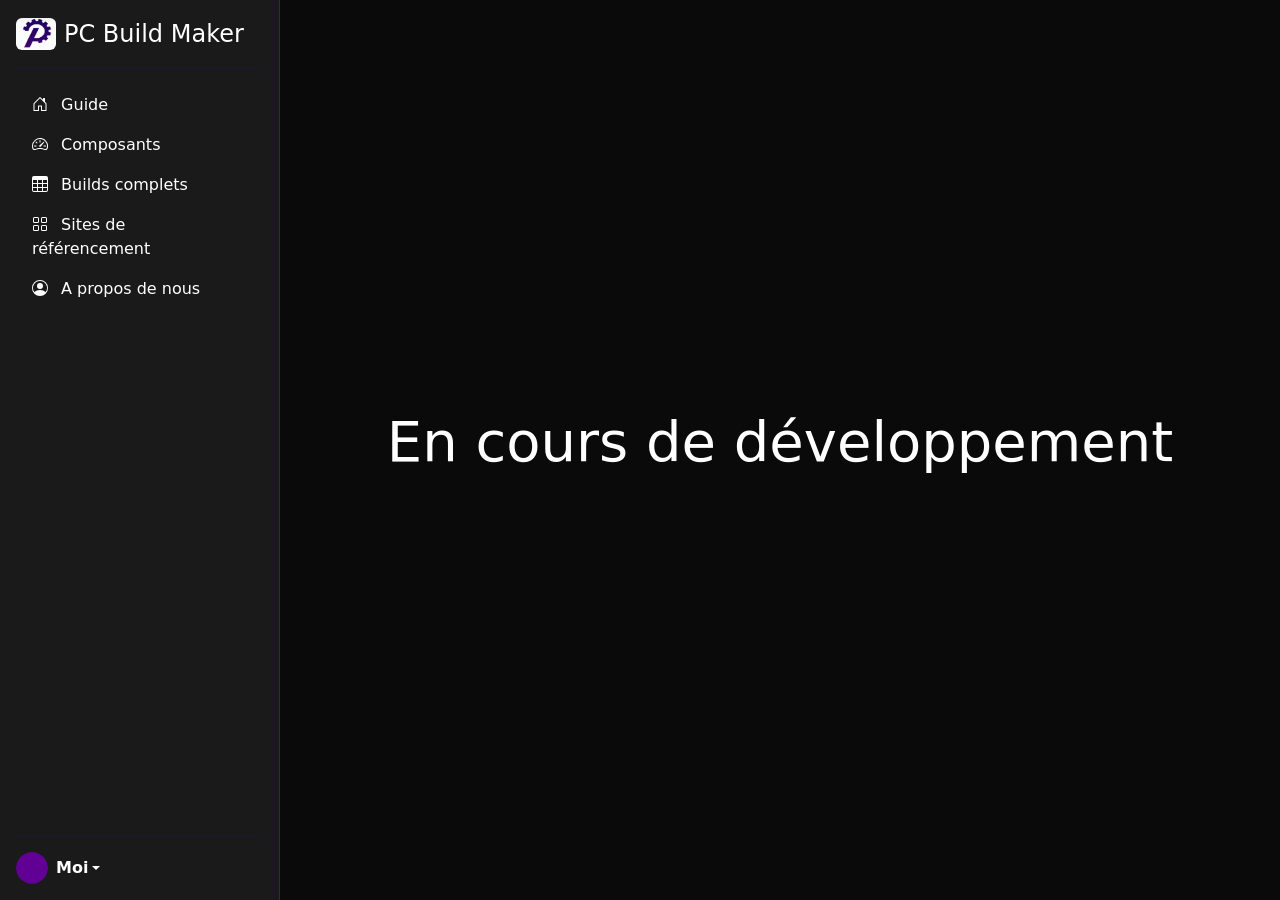
<file: pages/composants.html>
<!DOCTYPE html>
<html lang="fr">
<head>
    <meta charset="UTF-8">
    <meta name="viewport" content="width=device-width, initial-scale=1.0">
    <title>Guide - PC Build Maker</title>
    <link rel="stylesheet" href="../css/index.css">
    <link href="https://cdn.jsdelivr.net/npm/bootstrap@5.2.1/dist/css/bootstrap.min.css" rel="stylesheet" integrity="sha384-iYQeCzEYFbKjA/T2uDLTpkwGzCiq6soy8tYaI1GyVh/UjpbCx/TYkiZhlZB6+fzT" crossorigin="anonymous">
    <link rel="icon" href="../assets/images/logo.png" type="image/png">
</head>
<body>
    <svg xmlns="http://www.w3.org/2000/svg" style="display: none;">
        <symbol id="home" viewBox="0 0 16 16">
            <path d="M8.354 1.146a.5.5 0 0 0-.708 0l-6 6A.5.5 0 0 0 1.5 7.5v7a.5.5 0 0 0 .5.5h4.5a.5.5 0 0 0 .5-.5v-4h2v4a.5.5 0 0 0 .5.5H14a.5.5 0 0 0 .5-.5v-7a.5.5 0 0 0-.146-.354L13 5.793V2.5a.5.5 0 0 0-.5-.5h-1a.5.5 0 0 0-.5.5v1.293L8.354 1.146zM2.5 14V7.707l5.5-5.5 5.5 5.5V14H10v-4a.5.5 0 0 0-.5-.5h-3a.5.5 0 0 0-.5.5v4H2.5z"/>
        </symbol>
        <symbol id="speedometer2" viewBox="0 0 16 16">
            <path d="M8 4a.5.5 0 0 1 .5.5V6a.5.5 0 0 1-1 0V4.5A.5.5 0 0 1 8 4zM3.732 5.732a.5.5 0 0 1 .707 0l.915.914a.5.5 0 1 1-.708.708l-.914-.915a.5.5 0 0 1 0-.707zM2 10a.5.5 0 0 1 .5-.5h1.586a.5.5 0 0 1 0 1H2.5A.5.5 0 0 1 2 10zm9.5 0a.5.5 0 0 1 .5-.5h1.5a.5.5 0 0 1 0 1H12a.5.5 0 0 1-.5-.5zm.754-4.246a.389.389 0 0 0-.527-.02L7.547 9.31a.91.91 0 1 0 1.302 1.258l3.434-4.297a.389.389 0 0 0-.029-.518z"/>
            <path fill-rule="evenodd" d="M0 10a8 8 0 1 1 15.547 2.661c-.442 1.253-1.845 1.602-2.932 1.25C11.309 13.488 9.475 13 8 13c-1.474 0-3.31.488-4.615.911-1.087.352-2.49.003-2.932-1.25A7.988 7.988 0 0 1 0 10zm8-7a7 7 0 0 0-6.603 9.329c.203.575.923.876 1.68.63C4.397 12.533 6.358 12 8 12s3.604.532 4.923.96c.757.245 1.477-.056 1.68-.631A7 7 0 0 0 8 3z"/>
        </symbol>
        <symbol id="table" viewBox="0 0 16 16">
            <path d="M0 2a2 2 0 0 1 2-2h12a2 2 0 0 1 2 2v12a2 2 0 0 1-2 2H2a2 2 0 0 1-2-2V2zm15 2h-4v3h4V4zm0 4h-4v3h4V8zm0 4h-4v3h3a1 1 0 0 0 1-1v-2zm-5 3v-3H6v3h4zm-5 0v-3H1v2a1 1 0 0 0 1 1h3zm-4-4h4V8H1v3zm0-4h4V4H1v3zm5-3v3h4V4H6zm4 4H6v3h4V8z"/>
        </symbol>
        <symbol id="people-circle" viewBox="0 0 16 16">
            <path d="M11 6a3 3 0 1 1-6 0 3 3 0 0 1 6 0z"/>
            <path fill-rule="evenodd" d="M0 8a8 8 0 1 1 16 0A8 8 0 0 1 0 8zm8-7a7 7 0 0 0-5.468 11.37C3.242 11.226 4.805 10 8 10s4.757 1.225 5.468 2.37A7 7 0 0 0 8 1z"/>
        </symbol>
        <symbol id="grid" viewBox="0 0 16 16">
            <path d="M1 2.5A1.5 1.5 0 0 1 2.5 1h3A1.5 1.5 0 0 1 7 2.5v3A1.5 1.5 0 0 1 5.5 7h-3A1.5 1.5 0 0 1 1 5.5v-3zM2.5 2a.5.5 0 0 0-.5.5v3a.5.5 0 0 0 .5.5h3a.5.5 0 0 0 .5-.5v-3a.5.5 0 0 0-.5-.5h-3zm6.5.5A1.5 1.5 0 0 1 10.5 1h3A1.5 1.5 0 0 1 15 2.5v3A1.5 1.5 0 0 1 13.5 7h-3A1.5 1.5 0 0 1 9 5.5v-3zm1.5-.5a.5.5 0 0 0-.5.5v3a.5.5 0 0 0 .5.5h3a.5.5 0 0 0 .5-.5v-3a.5.5 0 0 0-.5-.5h-3zM1 10.5A1.5 1.5 0 0 1 2.5 9h3A1.5 1.5 0 0 1 7 10.5v3A1.5 1.5 0 0 1 5.5 15h-3A1.5 1.5 0 0 1 1 13.5v-3zm1.5-.5a.5.5 0 0 0-.5.5v3a.5.5 0 0 0 .5.5h3a.5.5 0 0 0 .5-.5v-3a.5.5 0 0 0-.5-.5h-3zm6.5.5A1.5 1.5 0 0 1 10.5 9h3a1.5 1.5 0 0 1 1.5 1.5v3a1.5 1.5 0 0 1-1.5 1.5h-3A1.5 1.5 0 0 1 9 13.5v-3zm1.5-.5a.5.5 0 0 0-.5.5v3a.5.5 0 0 0 .5.5h3a.5.5 0 0 0 .5-.5v-3a.5.5 0 0 0-.5-.5h-3z"/>
        </symbol>
    </svg>
    <main class="d-flex flex-nowrap vh-100">
        <!-- Sidebar -->
        <div class="sidebar d-flex flex-column flex-shrink-0 p-3" style="width: 280px;">
            <a href="../index.html" class="d-flex align-items-center mb-3 mb-md-0 me-md-auto text-white text-decoration-none">
                <img src="../assets/images/logo.png" alt="Logo PC Build Maker" width="40" height="32" class="me-2 rounded">
                <span class="fs-4">PC Build Maker</span>
            </a>
            <hr>
            <ul class="nav nav-pills flex-column mb-auto">
                <li class="nav-item">
                    <a href="guide.html" class="nav-link" aria-current="page">
                        <svg class="bi pe-none me-2" width="16" height="16"><use xlink:href="#home"/></svg>
                        Guide
                    </a>
                </li>
                <li>
                    <a href="composants.html" class="nav-link">
                        <svg class="bi pe-none me-2" width="16" height="16"><use xlink:href="#speedometer2"/></svg>
                        Composants
                    </a>
                </li>
                <li>
                    <a href="builds.html" class="nav-link">
                        <svg class="bi pe-none me-2" width="16" height="16"><use xlink:href="#table"/></svg>
                        Builds complets
                    </a>
                </li>
                <li>
                    <a href="siteref.html" class="nav-link">
                        <svg class="bi pe-none me-2" width="16" height="16"><use xlink:href="#grid"/></svg>
                        Sites de référencement
                    </a>
                </li>
                <li>
                    <a href="Apropos.html" class="nav-link">
                        <svg class="bi pe-none me-2" width="16" height="16"><use xlink:href="#people-circle"/></svg>
                        A propos de nous
                    </a>
                </li>
            </ul>
            <hr>
            <div class="dropdown">
                <a href="#" class="d-flex align-items-center text-white text-decoration-none dropdown-toggle" data-bs-toggle="dropdown" aria-expanded="false">
                    <svg width="32" height="32" class="rounded-circle me-2" style="fill: #610094;">
                        <rect width="32" height="32" rx="16"/>
                    </svg>
                    <strong>Moi</strong>
                </a>
                <ul class="dropdown-menu text-small shadow">
                    <li><a class="dropdown-item" href="#">Nouveau projet...</a></li>
                    <li><a class="dropdown-item" href="#">Paramètres</a></li>
                    <li><a class="dropdown-item" href="#">Profil</a></li>
                    <li><hr class="dropdown-divider"></li>
                    <li><a class="dropdown-item" href="#">Se déconnecter</a></li>
                </ul>
            </div>
        </div>
        <div class="flex-grow-1 d-flex align-items-center justify-content-center">
            <p class="display-4">En cours de développement</p>
        </div>
    </main>
</body>



</html>
</file>
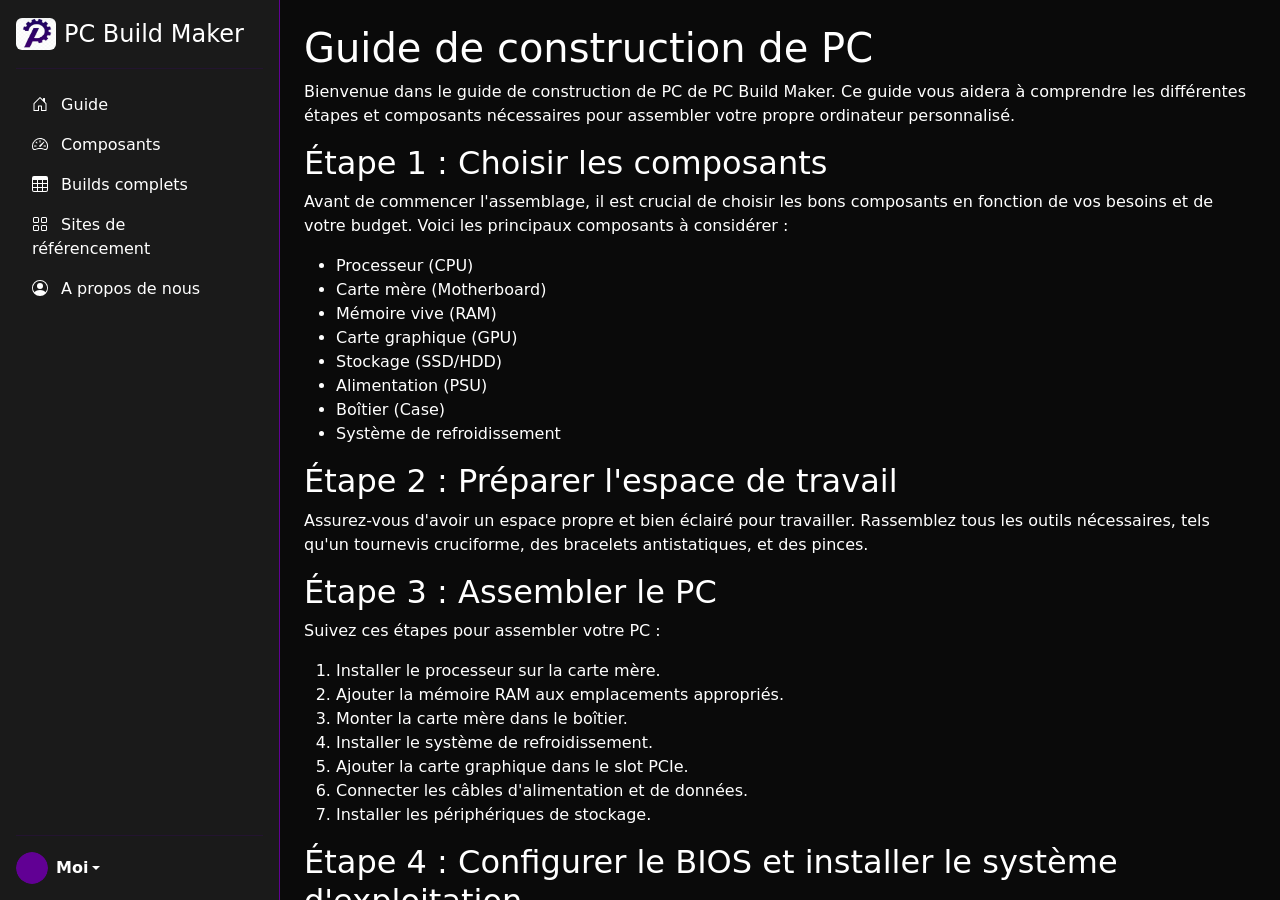
<file: pages/guide.html>
<!DOCTYPE html>
<html lang="fr">
<head>
    <meta charset="UTF-8">
    <meta name="viewport" content="width=device-width, initial-scale=1.0">
    <title>Guide - PC Build Maker</title>
    <link rel="stylesheet" href="../css/index.css">
    <link href="https://cdn.jsdelivr.net/npm/bootstrap@5.2.1/dist/css/bootstrap.min.css" rel="stylesheet" integrity="sha384-iYQeCzEYFbKjA/T2uDLTpkwGzCiq6soy8tYaI1GyVh/UjpbCx/TYkiZhlZB6+fzT" crossorigin="anonymous">
    <link rel="icon" href="../assets/images/logo.png" type="image/png">
</head>
<body>
    <svg xmlns="http://www.w3.org/2000/svg" style="display: none;">
        <symbol id="home" viewBox="0 0 16 16">
            <path d="M8.354 1.146a.5.5 0 0 0-.708 0l-6 6A.5.5 0 0 0 1.5 7.5v7a.5.5 0 0 0 .5.5h4.5a.5.5 0 0 0 .5-.5v-4h2v4a.5.5 0 0 0 .5.5H14a.5.5 0 0 0 .5-.5v-7a.5.5 0 0 0-.146-.354L13 5.793V2.5a.5.5 0 0 0-.5-.5h-1a.5.5 0 0 0-.5.5v1.293L8.354 1.146zM2.5 14V7.707l5.5-5.5 5.5 5.5V14H10v-4a.5.5 0 0 0-.5-.5h-3a.5.5 0 0 0-.5.5v4H2.5z"/>
        </symbol>
        <symbol id="speedometer2" viewBox="0 0 16 16">
            <path d="M8 4a.5.5 0 0 1 .5.5V6a.5.5 0 0 1-1 0V4.5A.5.5 0 0 1 8 4zM3.732 5.732a.5.5 0 0 1 .707 0l.915.914a.5.5 0 1 1-.708.708l-.914-.915a.5.5 0 0 1 0-.707zM2 10a.5.5 0 0 1 .5-.5h1.586a.5.5 0 0 1 0 1H2.5A.5.5 0 0 1 2 10zm9.5 0a.5.5 0 0 1 .5-.5h1.5a.5.5 0 0 1 0 1H12a.5.5 0 0 1-.5-.5zm.754-4.246a.389.389 0 0 0-.527-.02L7.547 9.31a.91.91 0 1 0 1.302 1.258l3.434-4.297a.389.389 0 0 0-.029-.518z"/>
            <path fill-rule="evenodd" d="M0 10a8 8 0 1 1 15.547 2.661c-.442 1.253-1.845 1.602-2.932 1.25C11.309 13.488 9.475 13 8 13c-1.474 0-3.31.488-4.615.911-1.087.352-2.49.003-2.932-1.25A7.988 7.988 0 0 1 0 10zm8-7a7 7 0 0 0-6.603 9.329c.203.575.923.876 1.68.63C4.397 12.533 6.358 12 8 12s3.604.532 4.923.96c.757.245 1.477-.056 1.68-.631A7 7 0 0 0 8 3z"/>
        </symbol>
        <symbol id="table" viewBox="0 0 16 16">
            <path d="M0 2a2 2 0 0 1 2-2h12a2 2 0 0 1 2 2v12a2 2 0 0 1-2 2H2a2 2 0 0 1-2-2V2zm15 2h-4v3h4V4zm0 4h-4v3h4V8zm0 4h-4v3h3a1 1 0 0 0 1-1v-2zm-5 3v-3H6v3h4zm-5 0v-3H1v2a1 1 0 0 0 1 1h3zm-4-4h4V8H1v3zm0-4h4V4H1v3zm5-3v3h4V4H6zm4 4H6v3h4V8z"/>
        </symbol>
        <symbol id="people-circle" viewBox="0 0 16 16">
            <path d="M11 6a3 3 0 1 1-6 0 3 3 0 0 1 6 0z"/>
            <path fill-rule="evenodd" d="M0 8a8 8 0 1 1 16 0A8 8 0 0 1 0 8zm8-7a7 7 0 0 0-5.468 11.37C3.242 11.226 4.805 10 8 10s4.757 1.225 5.468 2.37A7 7 0 0 0 8 1z"/>
        </symbol>
        <symbol id="grid" viewBox="0 0 16 16">
            <path d="M1 2.5A1.5 1.5 0 0 1 2.5 1h3A1.5 1.5 0 0 1 7 2.5v3A1.5 1.5 0 0 1 5.5 7h-3A1.5 1.5 0 0 1 1 5.5v-3zM2.5 2a.5.5 0 0 0-.5.5v3a.5.5 0 0 0 .5.5h3a.5.5 0 0 0 .5-.5v-3a.5.5 0 0 0-.5-.5h-3zm6.5.5A1.5 1.5 0 0 1 10.5 1h3A1.5 1.5 0 0 1 15 2.5v3A1.5 1.5 0 0 1 13.5 7h-3A1.5 1.5 0 0 1 9 5.5v-3zm1.5-.5a.5.5 0 0 0-.5.5v3a.5.5 0 0 0 .5.5h3a.5.5 0 0 0 .5-.5v-3a.5.5 0 0 0-.5-.5h-3zM1 10.5A1.5 1.5 0 0 1 2.5 9h3A1.5 1.5 0 0 1 7 10.5v3A1.5 1.5 0 0 1 5.5 15h-3A1.5 1.5 0 0 1 1 13.5v-3zm1.5-.5a.5.5 0 0 0-.5.5v3a.5.5 0 0 0 .5.5h3a.5.5 0 0 0 .5-.5v-3a.5.5 0 0 0-.5-.5h-3zm6.5.5A1.5 1.5 0 0 1 10.5 9h3a1.5 1.5 0 0 1 1.5 1.5v3a1.5 1.5 0 0 1-1.5 1.5h-3A1.5 1.5 0 0 1 9 13.5v-3zm1.5-.5a.5.5 0 0 0-.5.5v3a.5.5 0 0 0 .5.5h3a.5.5 0 0 0 .5-.5v-3a.5.5 0 0 0-.5-.5h-3z"/>
        </symbol>
    </svg>

    <main class="d-flex flex-nowrap">
        <!-- Sidebar -->
        <div class="sidebar d-flex flex-column flex-shrink-0 p-3" style="width: 280px;">
            <a href="../index.html" class="d-flex align-items-center mb-3 mb-md-0 me-md-auto text-white text-decoration-none">
                <img src="../assets/images/logo.png" alt="Logo PC Build Maker" width="40" height="32" class="me-2 rounded">
                <span class="fs-4">PC Build Maker</span>
            </a>
            <hr>
            <ul class="nav nav-pills flex-column mb-auto">
                <li class="nav-item">
                    <a href="guide.html" class="nav-link" aria-current="page">
                        <svg class="bi pe-none me-2" width="16" height="16"><use xlink:href="#home"/></svg>
                        Guide
                    </a>
                </li>
                <li>
                    <a href="composants.html" class="nav-link">
                        <svg class="bi pe-none me-2" width="16" height="16"><use xlink:href="#speedometer2"/></svg>
                        Composants
                    </a>
                </li>
                <li>
                    <a href="builds.html" class="nav-link">
                        <svg class="bi pe-none me-2" width="16" height="16"><use xlink:href="#table"/></svg>
                        Builds complets
                    </a>
                </li>
                <li>
                    <a href="siteref.html" class="nav-link">
                        <svg class="bi pe-none me-2" width="16" height="16"><use xlink:href="#grid"/></svg>
                        Sites de référencement
                    </a>
                </li>
                <li>
                    <a href="Apropos.html" class="nav-link">
                        <svg class="bi pe-none me-2" width="16" height="16"><use xlink:href="#people-circle"/></svg>
                        A propos de nous
                    </a>
                </li>
            </ul>
            <hr>
            <div class="dropdown">
                <a href="#" class="d-flex align-items-center text-white text-decoration-none dropdown-toggle" data-bs-toggle="dropdown" aria-expanded="false">
                    <svg width="32" height="32" class="rounded-circle me-2" style="fill: #610094;">
                        <rect width="32" height="32" rx="16"/>
                    </svg>
                    <strong>Moi</strong>
                </a>
                <ul class="dropdown-menu text-small shadow">
                    <li><a class="dropdown-item" href="#">Nouveau projet...</a></li>
                    <li><a class="dropdown-item" href="#">Paramètres</a></li>
                    <li><a class="dropdown-item" href="#">Profil</a></li>
                    <li><hr class="dropdown-divider"></li>
                    <li><a class="dropdown-item" href="#">Se déconnecter</a></li>
                </ul>
            </div>
        </div>

        <div class="flex-grow-1 p-4 scrollarea">
            <h1>Guide de construction de PC</h1>
            <p>Bienvenue dans le guide de construction de PC de PC Build Maker. Ce guide vous aidera à comprendre les différentes étapes et composants nécessaires pour assembler votre propre ordinateur personnalisé.</p>
            <h2>Étape 1 : Choisir les composants</h2>
            <p>Avant de commencer l'assemblage, il est crucial de choisir les bons composants en fonction de vos besoins et de votre budget. Voici les principaux composants à considérer :</p>
            <ul>
                <li>Processeur (CPU)</li>
                <li>Carte mère (Motherboard)</li>
                <li>Mémoire vive (RAM)</li>
                <li>Carte graphique (GPU)</li>
                <li>Stockage (SSD/HDD)</li>
                <li>Alimentation (PSU)</li>
                <li>Boîtier (Case)</li>
                <li>Système de refroidissement</li>
            </ul>
            <h2>Étape 2 : Préparer l'espace de travail</h2>
            <p>Assurez-vous d'avoir un espace propre et bien éclairé pour travailler. Rassemblez tous les outils nécessaires, tels qu'un tournevis cruciforme, des bracelets antistatiques, et des pinces.</p>
            <h2>Étape 3 : Assembler le PC</h2>
            <p>Suivez ces étapes pour assembler votre PC :</p>
            <ol>
                <li>Installer le processeur sur la carte mère.</li>
                <li>Ajouter la mémoire RAM aux emplacements appropriés.</li>
                <li>Monter la carte mère dans le boîtier.</li>
                <li>Installer le système de refroidissement.</li>
                <li>Ajouter la carte graphique dans le slot PCIe.</li>
                <li>Connecter les câbles d'alimentation et de données.</li>
                <li>Installer les périphériques de stockage.</li>
            </ol>
            <h2>Étape 4 : Configurer le BIOS et installer le système d'exploitation</h2>
            <p>Après avoir assemblé le matériel, allumez votre PC et accédez au BIOS pour configurer les paramètres essentiels. Ensuite, installez votre système d'exploitation préféré.</p>
            <p>Félicitations ! Vous avez maintenant un PC personnalisé prêt à l'emploi. N'hésitez pas à consulter notre section de support pour toute question ou assistance supplémentaire.</p>
        </div>
    </main>
<script src="https://cdn.jsdelivr.net/npm/bootstrap@5.2.1/dist/js/bootstrap.bundle.min.js" integrity="sha384-u1OknCvxWvY5kfmNBILK2hRnQC3Pr17a+RTT6rIHI7NnikvbZlHgTPOOmMi466C8" crossorigin="anonymous"></script>
</body>
</html>
</file>
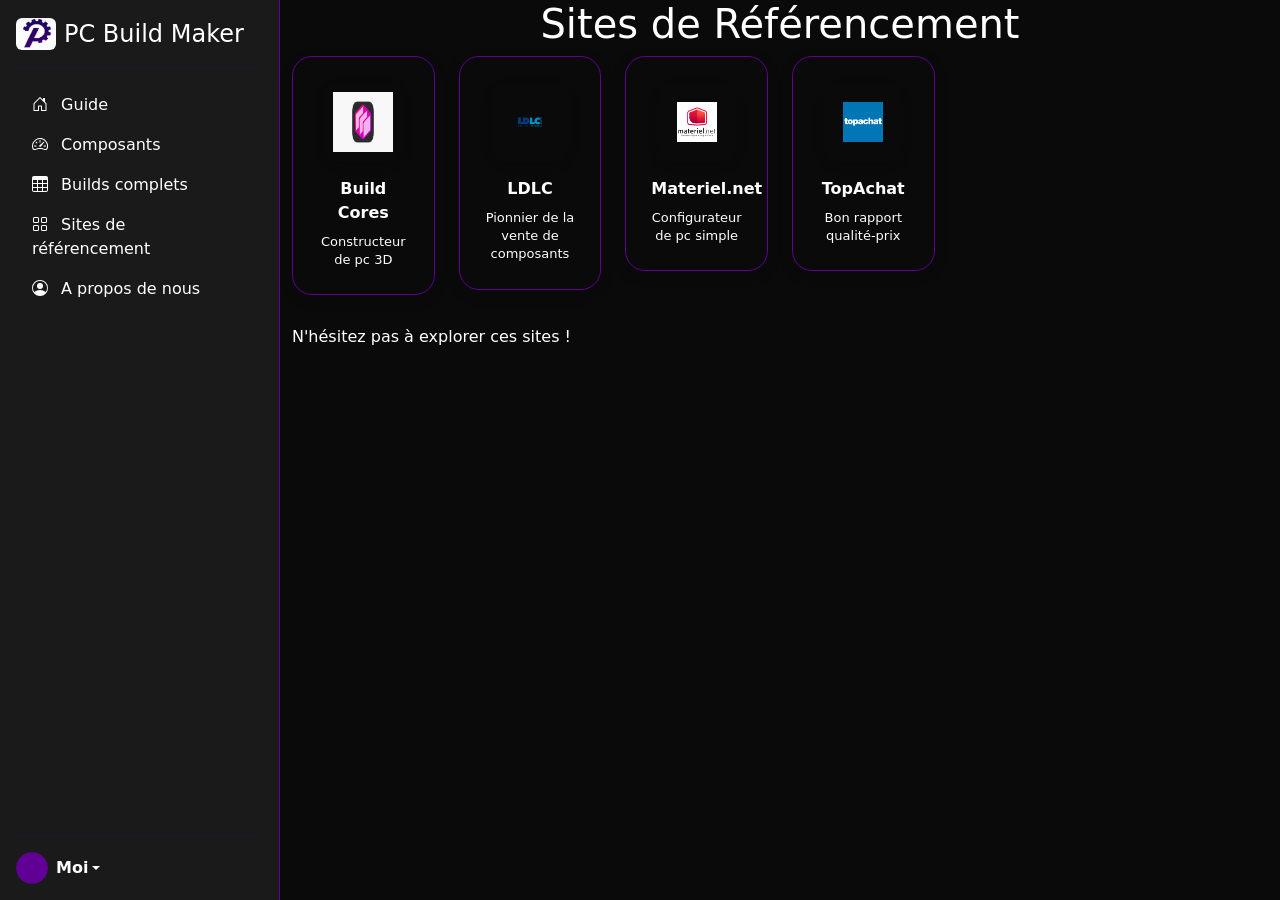
<file: pages/siteref.html>
<!DOCTYPE html>
<html lang="fr">
<head>
    <meta charset="UTF-8">
    <meta name="viewport" content="width=device-width, initial-scale=1">
    <title>Sites de référencement - PC Build Maker</title>
    <link rel="stylesheet" href="../css/index.css">
    <link rel="stylesheet" href="../css/siteref.css">
    <link href="https://cdn.jsdelivr.net/npm/bootstrap@5.2.1/dist/css/bootstrap.min.css" rel="stylesheet" integrity="sha384-iYQeCzEYFbKjA/T2uDLTpkwGzCiq6soy8tYaI1GyVh/UjpbCx/TYkiZhlZB6+fzT" crossorigin="anonymous">
    <link rel="icon" href="../assets/images/logo.png" type="image/png">
</head>
<body>
     <svg xmlns="http://www.w3.org/2000/svg" style="display: none;">
        <symbol id="home" viewBox="0 0 16 16">
            <path d="M8.354 1.146a.5.5 0 0 0-.708 0l-6 6A.5.5 0 0 0 1.5 7.5v7a.5.5 0 0 0 .5.5h4.5a.5.5 0 0 0 .5-.5v-4h2v4a.5.5 0 0 0 .5.5H14a.5.5 0 0 0 .5-.5v-7a.5.5 0 0 0-.146-.354L13 5.793V2.5a.5.5 0 0 0-.5-.5h-1a.5.5 0 0 0-.5.5v1.293L8.354 1.146zM2.5 14V7.707l5.5-5.5 5.5 5.5V14H10v-4a.5.5 0 0 0-.5-.5h-3a.5.5 0 0 0-.5.5v4H2.5z"/>
        </symbol>
        <symbol id="speedometer2" viewBox="0 0 16 16">
            <path d="M8 4a.5.5 0 0 1 .5.5V6a.5.5 0 0 1-1 0V4.5A.5.5 0 0 1 8 4zM3.732 5.732a.5.5 0 0 1 .707 0l.915.914a.5.5 0 1 1-.708.708l-.914-.915a.5.5 0 0 1 0-.707zM2 10a.5.5 0 0 1 .5-.5h1.586a.5.5 0 0 1 0 1H2.5A.5.5 0 0 1 2 10zm9.5 0a.5.5 0 0 1 .5-.5h1.5a.5.5 0 0 1 0 1H12a.5.5 0 0 1-.5-.5zm.754-4.246a.389.389 0 0 0-.527-.02L7.547 9.31a.91.91 0 1 0 1.302 1.258l3.434-4.297a.389.389 0 0 0-.029-.518z"/>
            <path fill-rule="evenodd" d="M0 10a8 8 0 1 1 15.547 2.661c-.442 1.253-1.845 1.602-2.932 1.25C11.309 13.488 9.475 13 8 13c-1.474 0-3.31.488-4.615.911-1.087.352-2.49.003-2.932-1.25A7.988 7.988 0 0 1 0 10zm8-7a7 7 0 0 0-6.603 9.329c.203.575.923.876 1.68.63C4.397 12.533 6.358 12 8 12s3.604.532 4.923.96c.757.245 1.477-.056 1.68-.631A7 7 0 0 0 8 3z"/>
        </symbol>
        <symbol id="table" viewBox="0 0 16 16">
            <path d="M0 2a2 2 0 0 1 2-2h12a2 2 0 0 1 2 2v12a2 2 0 0 1-2 2H2a2 2 0 0 1-2-2V2zm15 2h-4v3h4V4zm0 4h-4v3h4V8zm0 4h-4v3h3a1 1 0 0 0 1-1v-2zm-5 3v-3H6v3h4zm-5 0v-3H1v2a1 1 0 0 0 1 1h3zm-4-4h4V8H1v3zm0-4h4V4H1v3zm5-3v3h4V4H6zm4 4H6v3h4V8z"/>
        </symbol>
        <symbol id="people-circle" viewBox="0 0 16 16">
            <path d="M11 6a3 3 0 1 1-6 0 3 3 0 0 1 6 0z"/>
            <path fill-rule="evenodd" d="M0 8a8 8 0 1 1 16 0A8 8 0 0 1 0 8zm8-7a7 7 0 0 0-5.468 11.37C3.242 11.226 4.805 10 8 10s4.757 1.225 5.468 2.37A7 7 0 0 0 8 1z"/>
        </symbol>
        <symbol id="grid" viewBox="0 0 16 16">
            <path d="M1 2.5A1.5 1.5 0 0 1 2.5 1h3A1.5 1.5 0 0 1 7 2.5v3A1.5 1.5 0 0 1 5.5 7h-3A1.5 1.5 0 0 1 1 5.5v-3zM2.5 2a.5.5 0 0 0-.5.5v3a.5.5 0 0 0 .5.5h3a.5.5 0 0 0 .5-.5v-3a.5.5 0 0 0-.5-.5h-3zm6.5.5A1.5 1.5 0 0 1 10.5 1h3A1.5 1.5 0 0 1 15 2.5v3A1.5 1.5 0 0 1 13.5 7h-3A1.5 1.5 0 0 1 9 5.5v-3zm1.5-.5a.5.5 0 0 0-.5.5v3a.5.5 0 0 0 .5.5h3a.5.5 0 0 0 .5-.5v-3a.5.5 0 0 0-.5-.5h-3zM1 10.5A1.5 1.5 0 0 1 2.5 9h3A1.5 1.5 0 0 1 7 10.5v3A1.5 1.5 0 0 1 5.5 15h-3A1.5 1.5 0 0 1 1 13.5v-3zm1.5-.5a.5.5 0 0 0-.5.5v3a.5.5 0 0 0 .5.5h3a.5.5 0 0 0 .5-.5v-3a.5.5 0 0 0-.5-.5h-3zm6.5.5A1.5 1.5 0 0 1 10.5 9h3a1.5 1.5 0 0 1 1.5 1.5v3a1.5 1.5 0 0 1-1.5 1.5h-3A1.5 1.5 0 0 1 9 13.5v-3zm1.5-.5a.5.5 0 0 0-.5.5v3a.5.5 0 0 0 .5.5h3a.5.5 0 0 0 .5-.5v-3a.5.5 0 0 0-.5-.5h-3z"/>
        </symbol>
    </svg>
    <main class="d-flex flex-nowrap">
        <div class="sidebar d-flex flex-column flex-shrink-0 p-3" style="width: 280px;">
            <a href="../index.html" class="d-flex align-items-center mb-3 mb-md-0 me-md-auto text-white text-decoration-none">
                <img src="../assets/images/logo.png" alt="Logo PC Build Maker" width="40" height="32" class="me-2 rounded">
                <span class="fs-4">PC Build Maker</span>
            </a>
            <hr>
            <ul class="nav nav-pills flex-column mb-auto">
                <li class="nav-item">
                    <a href="./guide.html" class="nav-link" aria-current="page">
                        <svg class="bi pe-none me-2" width="16" height="16"><use xlink:href="#home"/></svg>
                        Guide
                    </a>
                </li>
                <li>
                    <a href="./composants.html" class="nav-link">
                        <svg class="bi pe-none me-2" width="16" height="16"><use xlink:href="#speedometer2"/></svg>
                        Composants
                    </a>
                </li>
                <li>
                    <a href="./builds.html" class="nav-link">
                        <svg class="bi pe-none me-2" width="16" height="16"><use xlink:href="#table"/></svg>
                        Builds complets
                    </a>
                </li>
                <li>
                    <a href="./siteref.html" class="nav-link">
                        <svg class="bi pe-none me-2" width="16" height="16"><use xlink:href="#grid"/></svg>
                        Sites de référencement
                    </a>
                </li>
                <li>
                    <a href="./Apropos.html" class="nav-link">
                        <svg class="bi pe-none me-2" width="16" height="16"><use xlink:href="#people-circle"/></svg>
                        A propos de nous
                    </a>
                </li>
            </ul>
            <hr>
            <div class="dropdown">
                <a href="#" class="d-flex align-items-center text-white text-decoration-none dropdown-toggle" data-bs-toggle="dropdown" aria-expanded="false">
                    <svg width="32" height="32" class="rounded-circle me-2" style="fill: #610094;">
                        <rect width="32" height="32" rx="16"/>
                    </svg>
                    <strong>Moi</strong>
                </a>
                <ul class="dropdown-menu text-small shadow">
                    <li><a class="dropdown-item" href="#">Nouveau projet...</a></li>
                    <li><a class="dropdown-item" href="#">Paramètres</a></li>
                    <li><a class="dropdown-item" href="#">Profil</a></li>
                    <li><hr class="dropdown-divider"></li>
                    <li><a class="dropdown-item" href="#">Se déconnecter</a></li>
                </ul>
            </div>
        </div>
        </div>

    
        <div class="container">
            <h1 class="page-title text-center">Sites de Référencement</h1>
        
            <div class="row g-4">
                <div class="col-6 col-sm-4 col-md-3 col-lg-2">
                    <div class="app-card-wrapper">
                        <a href="https://buildcores.com" target="_blank" class="app-card">
                            <div class="app-icon">
                                <img src="../assets/images/buildcores.png" alt="Build Cores Logo" style="width: 60px; height: 60px;">
                            </div>
                            <div class="app-name">Build Cores</div>
                            <div class="app-description">Constructeur de pc 3D</div>
                        </a>
                    </div>
                </div>

                <div class="col-6 col-sm-4 col-md-3 col-lg-2">
                    <div class="app-card-wrapper">
                        <a href="https://www.ldlc.com" target="_blank" class="app-card">
                            <div class="app-icon">
                                <img src="../assets/images/logo-ldlc-com.png" alt="LDLC Logo" style="width: 40px; height: 40px;">
                            </div>
                            <div class="app-name">LDLC</div>
                            <div class="app-description">Pionnier de la vente de composants</div>
                        </a>
                    </div>
                </div>

                <div class="col-6 col-sm-4 col-md-3 col-lg-2">
                    <div class="app-card-wrapper">
                        <a href="https://www.materiel.net" target="_blank" class="app-card">
                            <div class="app-icon">
                                <img src="../assets/images/logo-materielnet.png" alt="Materiel.net Logo" style="width: 40px; height: 40px;">
                            </div>
                            <div class="app-name">Materiel.net</div>
                            <div class="app-description">Configurateur de pc simple</div>
                        </a>
                    </div>
                </div>

                <div class="col-6 col-sm-4 col-md-3 col-lg-2">
                    <div class="app-card-wrapper">
                        <a href="https://www.topachat.com" target="_blank" class="app-card">
                            <div class="app-icon">
                                <img src="../assets/images/topachat.png" alt="TopAchat Logo" style="width: 40px; height: 40px;">
                            </div>
                            <div class="app-name">TopAchat</div>
                            <div class="app-description">Bon rapport qualité-prix</div>
                        </a>
                    </div>
                </div>

           
            </div>
            <p>N'hésitez pas à explorer ces sites !</p>
        </div>

    </main>
    <script src="https://cdn.jsdelivr.net/npm/bootstrap@5.2.1/dist/js/bootstrap.bundle.min.js"></script>
</body>
</html>
</file>
<file: css/index.css>
body {
            min-height: 100vh;
            background-color: #0a0a0a !important;
            color: #ffffff !important;
            margin: 0;
            padding: 0;
        }

        .sidebar {
            background-color: #1a1a1a !important;
            border-right: 1px solid #610094 !important;
        }

        .nav-link {
            color: #ffffff !important;
            transition: all 0.3s ease;
        }

        .nav-link:hover {
            background-color: #3f0071 !important;
            color: #ffffff !important;
        }

        .nav-link.active {
            background-color: #610094 !important;
            color: #ffffff !important;
        }

        .card {
            background-color: #1a1a1a !important;
            border: 1px solid #3f0071 !important;
        }

        .bloc {
            background-color: #610094 !important;
            color: #ffffff !important;
            font-weight: 600;
        }

        .badge {
            font-size: 0.75rem;
        }

        .btn-primary {
            background-color: #610094 !important;
            border-color: #610094 !important;
        }

        .btn-primary:hover {
            background-color: #3f0071 !important;
            border-color: #3f0071 !important;
        }

        .dropdown-menu {
            background-color: #1a1a1a !important;
            border: 1px solid #3f0071 !important;
        }

        .dropdown-item {
            color: #ffffff !important;
        }

        .dropdown-item:hover {
            background-color: #3f0071 !important;
            color: #1c1628 !important;
        }

        hr {
            border-color: #3f0071 !important;
            opacity: 0.5;
        }

        .composent {
            background-color: #0a0a0a !important;
            border: 1px solid #610094 !important;
            transition: transform 0.2s;
        }

        .composent:hover {
            transform: translateY(-5px);
            border-color: #3f0071 !important;
        }

        .prix {
            background-color: #610094 !important;
            color: #ffffff !important;
            padding: 0.5rem 1rem;
            border-radius: 20px;
            font-weight: bold;
        }

        main {
            overflow-y: auto;
            height: 100vh;
            position: sticky; top: 0;
        }

        .hero-section {
            background: linear-gradient(135deg, #610094 0%, #3f0071 100%);
            padding: 3rem 2rem;
            border-radius: 10px;
            margin-bottom: 2rem;
        }

        .btn-toggle {
            padding: .25rem .5rem;
            font-weight: 600;
            color: rgba(255, 255, 255, .85);
            background-color: transparent;
            border: 0;
        }

        .btn-toggle:hover {
            background-color: #3f0071 !important;
        }

        .btn-toggle-nav a {
            padding: .1875rem .5rem;
            margin-left: 1.25rem;
            color: rgba(27, 6, 47, 0.673) !important;
        }

        .btn-toggle-nav a:hover {
            background-color: #3f0071 !important;
        }

        .scrollarea {
            overflow-y: auto;
        }

        .bi {
            vertical-align: -.125em;
            fill: currentColor;
        }

        /* Build Streamer - Pourpre */
    .build-streamer {
  border: 3px solid #610094 !important;
  box-shadow: 0 0 20px rgba(172, 35, 199, 0.5) !important;
}

    .build-streamer .card-header {
  background: linear-gradient(135deg, #610094 0%, #610094 100%) !important;
  border-bottom: 3px solid #610094 !important;
  color: #ffffff !important;
  font-weight: 700 !important;
}

    .build-streamer .card {
  border-color: #610094 !important;
  transition: all 0.3s ease !important;
}

    .build-streamer:hover {
  border-color: #610094 !important;
  box-shadow: 0 0 30px rgba(112, 48, 189, 0.8) !important;
  transform: translateY(-5px) !important;
}


.build-workstation-pro {
  border: 3px solid #dc3545 !important;
  box-shadow: 0 0 20px rgba(220, 53, 69, 0.5) !important;
}

    .build-workstation-pro .card-header {
  background: linear-gradient(135deg, #dc3545 0%, #c82333 100%) !important;
  border-bottom: 3px solid #a71e2a !important;
  color: #ffffff !important;
  font-weight: 700 !important;
}

    .build-workstation-pro .card {
  border-color: #dc3545 !important;
  transition: all 0.3s ease !important;
}

    .build-workstation-pro:hover {
  border-color: #ff4757 !important;
  box-shadow: 0 0 30px rgba(220, 53, 69, 0.8) !important;
  transform: translateY(-5px) !important;
}
</file>
<file: css/siteref.css>
.app-card {
    background-color: #0a0a0a;
    border: 1px solid #610094 !important;
    border-radius: 20px;
    padding: 25px;
    text-align: center;
    transition: all 0.3s ease;
    cursor: pointer;
    text-decoration: none;
    color: inherit;
    display: block;
    height: 100%;
    box-shadow: 0 4px 15px rgba(0,0,0,0.1);
}

.app-card:hover {
    transform: translateY(-10px);
    box-shadow: 0 10px 30px rgba(0,0,0,0.2);
    border-color: #3f0071 !important;
    text-decoration: none;
}

.app-icon {
    width: 80px;
    height: 80px;
    border-radius: 18px;
    margin: 0 auto 15px;
    display: flex;
    align-items: center;
    justify-content: center;
    font-size: 40px;
    box-shadow: 0 4px 10px rgba(0,0,0,0.15);
}

.app-name {
    font-weight: 600;
    font-size: 16px;
    color: #fefcfc;
    margin-bottom: 8px;
}

.app-description {
    font-size: 13px;
    color: #fefcfc;
    line-height: 1.4;
}

.badge-new {
    position: absolute;
    top: 10px;
    right: 10px;
}

.app-card-wrapper {
    position: relative;
    margin-bottom: 30px;
}
</file>
